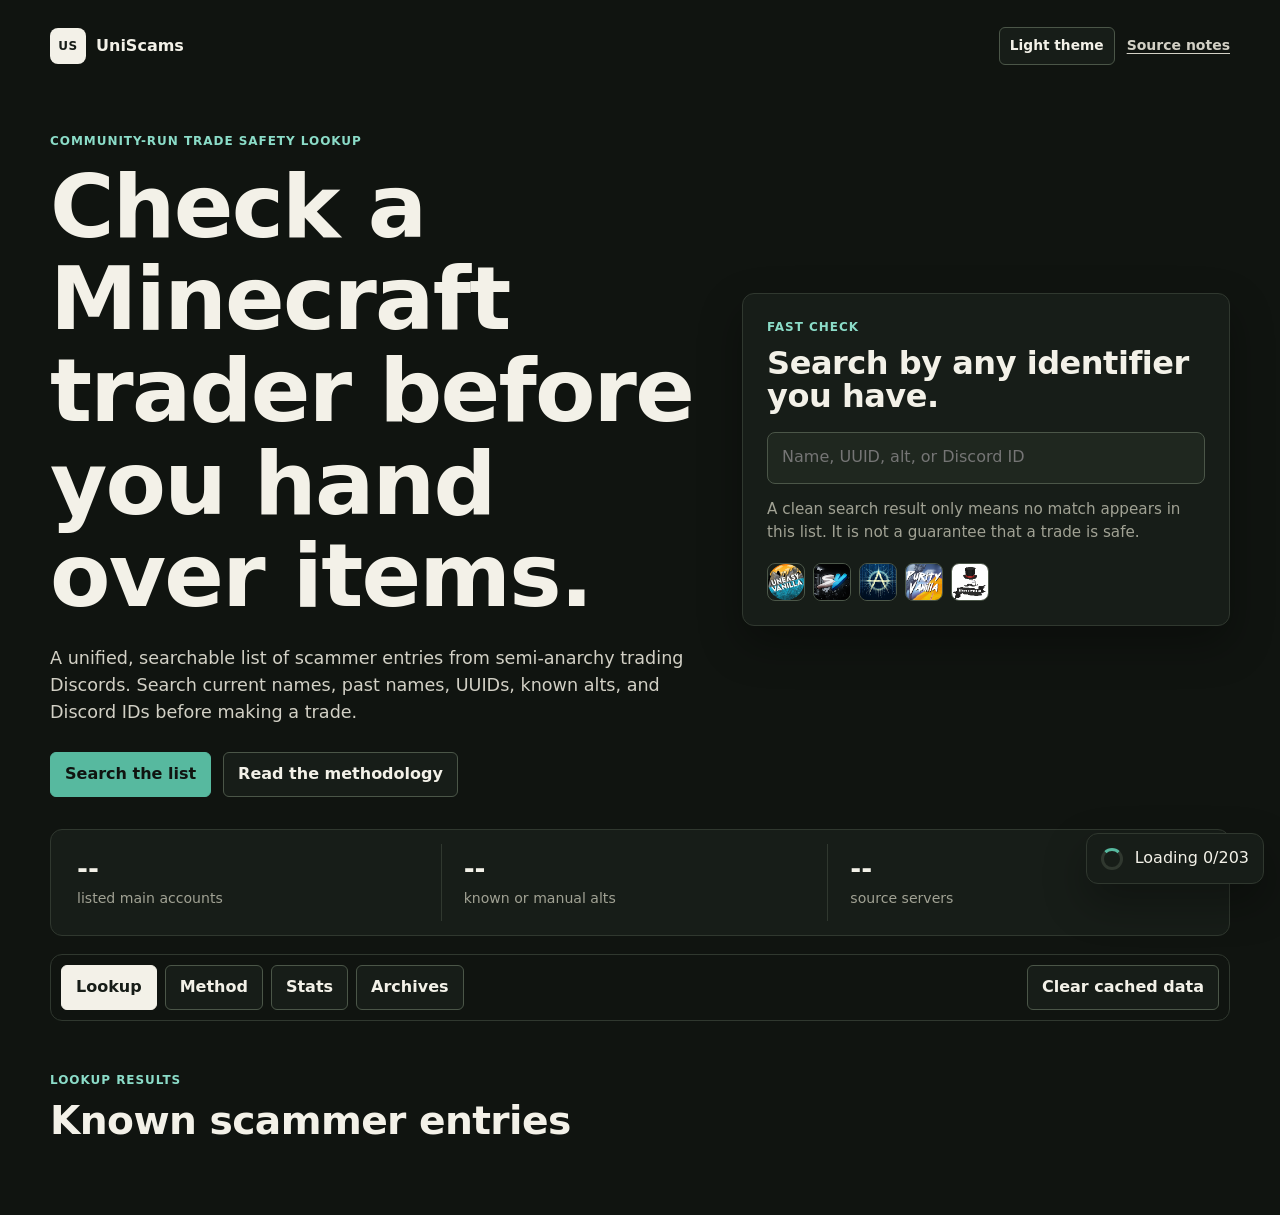
<file: index.html>
<!DOCTYPE html>
<html lang="en" data-theme="dark">
<head>
<meta charset="UTF-8">
<meta name="viewport" content="width=device-width, initial-scale=1">
<title>Unified Semi-Anarchy Scammer List</title>
<link rel="stylesheet" href="style.css">
</head>

<body>
<a class="skip-link" href="#player-search">Skip to search</a>

<header class="site-header">
    <div class="masthead">
        <div class="brand-lockup" aria-label="Unified Semi-Anarchy Scammer List">
            <span class="brand-mark" aria-hidden="true">US</span>
            <span class="brand-name">UniScams</span>
        </div>
        <div class="header-actions">
            <button id="theme-toggle" class="theme-toggle" type="button" aria-label="Switch to light theme">Light theme</button>
            <a class="header-link" href="EXTRASOURCES.md" target="_blank" rel="noopener">Source notes</a>
        </div>
    </div>

    <section class="hero" aria-labelledby="hero-title">
        <div class="hero-copy">
            <p class="eyebrow">Community-run trade safety lookup</p>
            <h1 id="hero-title">Check a Minecraft trader before you hand over items.</h1>
            <p class="hero-lede">
                A unified, searchable list of scammer entries from semi-anarchy trading Discords. Search current names, past names, UUIDs, known alts, and Discord IDs before making a trade.
            </p>
            <div class="hero-actions" aria-label="Primary actions">
                <a class="primary-action" href="#player-search">Search the list</a>
                <a class="secondary-action" href="#tab-faq" data-tab-link="faq">Read the methodology</a>
            </div>
        </div>

        <aside class="lookup-panel" aria-labelledby="lookup-title">
            <div class="panel-kicker">Fast check</div>
            <h2 id="lookup-title">Search by any identifier you have.</h2>
            <div class="search-container">
                <label class="visually-hidden" for="player-search">Search names, alts, UUIDs, or Discord accounts</label>
                <input type="search" id="player-search" aria-label="Search names, alts, UUIDs, or Discord accounts" placeholder="Name, UUID, alt, or Discord ID" autocomplete="off">
                <button id="copy-search-btn" class="link-copy" hidden type="button" title="Copy shareable link for this search">Copy search link</button>
            </div>
            <p class="lookup-note">
                A clean search result only means no match appears in this list. It is not a guarantee that a trade is safe.
            </p>
            <div class="server-strip" aria-label="Covered source communities">
                <img src="unez.png" width="38" height="38" alt="Uneasy Vanilla source badge">
                <img src="sv.png" width="38" height="38" alt="Simply Vanilla source badge">
                <img src="axn.png" width="38" height="38" alt="Anarchy Network source badge">
                <img src="pv.png" width="38" height="38" alt="Purity Vanilla source badge">
                <img src="rv.png" width="38" height="38" alt="Refined Vanilla source badge">
            </div>
        </aside>
    </section>

    <section class="trust-strip" aria-label="List coverage">
        <div>
            <span class="metric" id="summary-mains">--</span>
            <span class="metric-label">listed main accounts</span>
        </div>
        <div>
            <span class="metric" id="summary-alts">--</span>
            <span class="metric-label">known or manual alts</span>
        </div>
        <div>
            <span class="metric" id="summary-servers">--</span>
            <span class="metric-label">source servers</span>
        </div>
    </section>
</header>

<main>
    <nav class="tabs" aria-label="UniScams sections" role="tablist">
        <button id="tab-btn-list" class="tab-btn active" type="button" role="tab" data-tab="list" aria-controls="tab-list" aria-selected="true">Lookup</button>
        <button id="tab-btn-faq" class="tab-btn" type="button" role="tab" data-tab="faq" aria-controls="tab-faq" aria-selected="false">Method</button>
        <button id="tab-btn-stats" class="tab-btn" type="button" role="tab" data-tab="stats" aria-controls="tab-stats" aria-selected="false">Stats</button>
        <button id="tab-btn-archives" class="tab-btn" type="button" role="tab" data-tab="archives" aria-controls="tab-archives" aria-selected="false">Archives</button>
        <button id="clear-cache-btn" class="clear-btn" type="button">Clear cached data</button>
    </nav>

    <section id="tab-list" class="tab-content active" role="tabpanel" aria-labelledby="tab-btn-list" aria-hidden="false">
        <div class="section-header">
            <div>
                <p class="eyebrow">Lookup results</p>
                <h2>Known scammer entries</h2>
            </div>
            <div id="player-count" class="count-line" aria-live="polite"></div>
        </div>
        <div id="players" aria-live="polite"></div>
        <div id="no-results" class="empty-state" hidden>
            <strong>No matching entry found.</strong>
            <span>Try a current name, older username, UUID, alt, or Discord ID. Absence from this list is not a safety guarantee.</span>
        </div>
    </section>

    <section id="tab-faq" class="tab-content" role="tabpanel" aria-labelledby="tab-btn-faq" aria-hidden="true">
        <div class="section-header">
            <div>
                <p class="eyebrow">Before you trade</p>
                <h2>How to use this list responsibly</h2>
            </div>
        </div>

        <div class="guidance-grid">
            <article class="guidance-card">
                <span class="card-label">01</span>
                <h3>Search every identity</h3>
                <p>Check the Minecraft name, any older names you know, UUIDs, alts, and Discord accounts. Scammers can change names; UUIDs do not change.</p>
            </article>
            <article class="guidance-card">
                <span class="card-label">02</span>
                <h3>Open the details</h3>
                <p>Use username history, alt sections, Discord accounts, and server badges to understand why a person appears here.</p>
            </article>
            <article class="guidance-card">
                <span class="card-label">03</span>
                <h3>Resolve disputes at the source</h3>
                <p>This site does not decide whether someone scammed. Handle removals, appeals, and new reports through the relevant trading Discord moderators.</p>
            </article>
        </div>

        <div class="split-section">
            <section class="info-panel" aria-labelledby="warning-signs-title">
                <h3 id="warning-signs-title">Common warning signs</h3>
                <ul class="check-list">
                    <li>They recently changed names or ask you to ignore an older alias.</li>
                    <li>Their Discord identity does not match the Minecraft account you expected.</li>
                    <li>They push for an off-channel trade or refuse the server's usual process.</li>
                    <li>They use an account that appears as an alt or ambiguous entry.</li>
                </ul>
            </section>

            <section class="info-panel" aria-labelledby="targeted-title">
                <h3 id="targeted-title">If a match appears</h3>
                <ol class="step-list">
                    <li>Do not continue the trade until you understand the entry.</li>
                    <li>Open the source server badge when available and review the original context.</li>
                    <li>Ask the relevant trading Discord moderators how they want reports or appeals handled.</li>
                    <li>Save names, UUIDs, Discord IDs, screenshots, and timestamps before leaving the conversation.</li>
                </ol>
            </section>
        </div>

        <details class="section">
            <summary>What is this list?</summary>
            <div class="detail-copy">
                This is a unified list of scammers listed on semi-anarchy servers. The original lists are static, while players can change usernames. This page stores confirmed Minecraft UUIDs where possible and resolves current usernames so a trader can search the person in front of them right now.
            </div>
        </details>

        <details class="section">
            <summary>Where are the original scammer lists?</summary>
            <div class="detail-copy">
                Each server has its own trading Discord and its own scammer list. Join the relevant Discord to check the source material or report through that community's process.
                <ul>
                    <li><a href="https://Discord.gg/m5fGuqHyeb" target="_blank" rel="noopener">Refined Vanilla</a></li>
                    <li><a href="https://Discord.gg/g5YJ2f69sZ" target="_blank" rel="noopener">Simply Vanilla</a></li>
                    <li><a href="https://Discord.gg/XrvxpVv9KU" target="_blank" rel="noopener">Uneasy Vanilla</a></li>
                    <li><a href="https://Discord.gg/KrkxKmG24" target="_blank" rel="noopener">Purity Vanilla</a></li>
                    <li><a href="https://Discord.gg/SeawAYDTGy" target="_blank" rel="noopener">Anarchy Network</a></li>
                </ul>
                The Archives tab also provides downloadable snapshots where archive files are available.
            </div>
        </details>

        <details class="section">
            <summary>How do you know someone actually scammed?</summary>
            <div class="detail-copy">
                This list is not meant to adjudicate scammer status. It records entries from existing server scammer lists and presents current usernames, username history, alts, and Discord identifiers in one searchable place. If you believe an entry is wrong, resolve it with the relevant trading Discord moderators.
            </div>
        </details>

        <details class="section">
            <summary>How can a UUID be confirmed?</summary>
            <div class="detail-copy">
                Name history tools such as <a href="https://namemc.com/" target="_blank" rel="noopener">NameMC</a>, chat bridge history, and ForestBot data can connect a listed username to a Minecraft UUID. When multiple UUIDs used the same name and the source was not clear enough, this site may leave an entry unlinked instead of attaching the wrong person.
            </div>
        </details>

        <details class="section">
            <summary>Why are some entries usernames without UUIDs?</summary>
            <div class="detail-copy">
                Some source lists do not include enough context to connect a name to one specific UUID. Those entries are shown as unlinked or ambiguous so the warning remains visible without pretending the identity is certain.
            </div>
        </details>

        <details class="section">
            <summary>Why can username history be incomplete?</summary>
            <div class="detail-copy">
                Mojang no longer exposes the same public username history API, and third-party records differ. Current username resolution is the most important signal, but older names may be missing from some profiles.
            </div>
        </details>

        <details class="section">
            <summary>Is Discord account information live?</summary>
            <div class="detail-copy">
                The page attempts to resolve Discord User IDs through a live API. If that fails, it uses the bundled <code>discord.json</code> fallback generated from the page data. Discord profile links still point to the current account for that ID.
            </div>
        </details>

        <details class="section">
            <summary>Why can loading take time?</summary>
            <div class="detail-copy">
                The first load fetches live Minecraft and Discord data. Results are cached in your browser for a few hours, so repeat visits should be faster unless you clear cached data.
            </div>
        </details>

        <section class="report-panel" aria-labelledby="report-title">
            <div>
                <p class="eyebrow">Report or appeal</p>
                <h3 id="report-title">Use the source community process.</h3>
                <p>This site aggregates data. New scam reports, disputed entries, and removals should go through the moderators of the trading Discord that owns the original list.</p>
            </div>
            <a class="secondary-action" href="#tab-archives" data-tab-link="archives">Open archives</a>
        </section>
    </section>

    <section id="tab-stats" class="tab-content" role="tabpanel" aria-labelledby="tab-btn-stats" aria-hidden="true">
        <div class="section-header">
            <div>
                <p class="eyebrow">Data view</p>
                <h2>List stats</h2>
            </div>
        </div>

        <div class="stats-grid">
            <section class="player">
                <h3>List totals</h3>
                <div id="statsText"></div>
            </section>

            <section class="player">
                <h3>Account stats</h3>
                <div id="statsBars"></div>
            </section>

            <section class="player">
                <h3>Username changes</h3>
                <p class="caption">Assumes unlinked usernames have 0 username changes.</p>
                <div id="usernameBars"></div>
            </section>

            <section class="player">
                <h3>Alt stats</h3>
                <div id="altBars"></div>
            </section>

            <section class="player stats-wide">
                <h3>Server distribution</h3>
                <div id="serverBars"></div>
            </section>
        </div>
    </section>

    <section id="tab-archives" class="tab-content" role="tabpanel" aria-labelledby="tab-btn-archives" aria-hidden="true">
        <div class="section-header">
            <div>
                <p class="eyebrow">Source snapshots</p>
                <h2>Scammer list archives</h2>
                <p class="section-lede">Download server list snapshots as ZIP files with readable HTML and JSON where available.</p>
            </div>
        </div>
        <div id="archive-grid" class="archive-grid"></div>
    </section>
</main>

<div id="loading-screen" role="status" aria-live="polite">
    <div class="loader-box">
        <div class="spinner" aria-hidden="true"></div>
        <div id="loading-text">Loading player data...</div>
    </div>
</div>

<script src="api.js"></script>
<script src="ui.js"></script>
<script src="graphs.js"></script>
<script src="app.js"></script>

<script>
function switchTab(tab) {
    const tabs = {
        list: document.getElementById("tab-list"),
        faq: document.getElementById("tab-faq"),
        stats: document.getElementById("tab-stats"),
        archives: document.getElementById("tab-archives")
    };

    const buttons = document.querySelectorAll(".tab-btn");

    buttons.forEach(button => {
        const isActive = button.dataset.tab === tab;
        button.classList.toggle("active", isActive);
        button.setAttribute("aria-selected", String(isActive));
    });

    Object.entries(tabs).forEach(([key, panel]) => {
        const isActive = key === tab;
        panel.classList.toggle("active", isActive);
        panel.setAttribute("aria-hidden", String(!isActive));
    });

    if (tab === "archives") {
        renderArchives();
    }
}

document.querySelectorAll(".tab-btn").forEach(button => {
    button.addEventListener("click", () => switchTab(button.dataset.tab));
});

document.querySelectorAll("[data-tab-link]").forEach(link => {
    link.addEventListener("click", () => {
        switchTab(link.dataset.tabLink);
    });
});
</script>

</body>
</html>
</file>
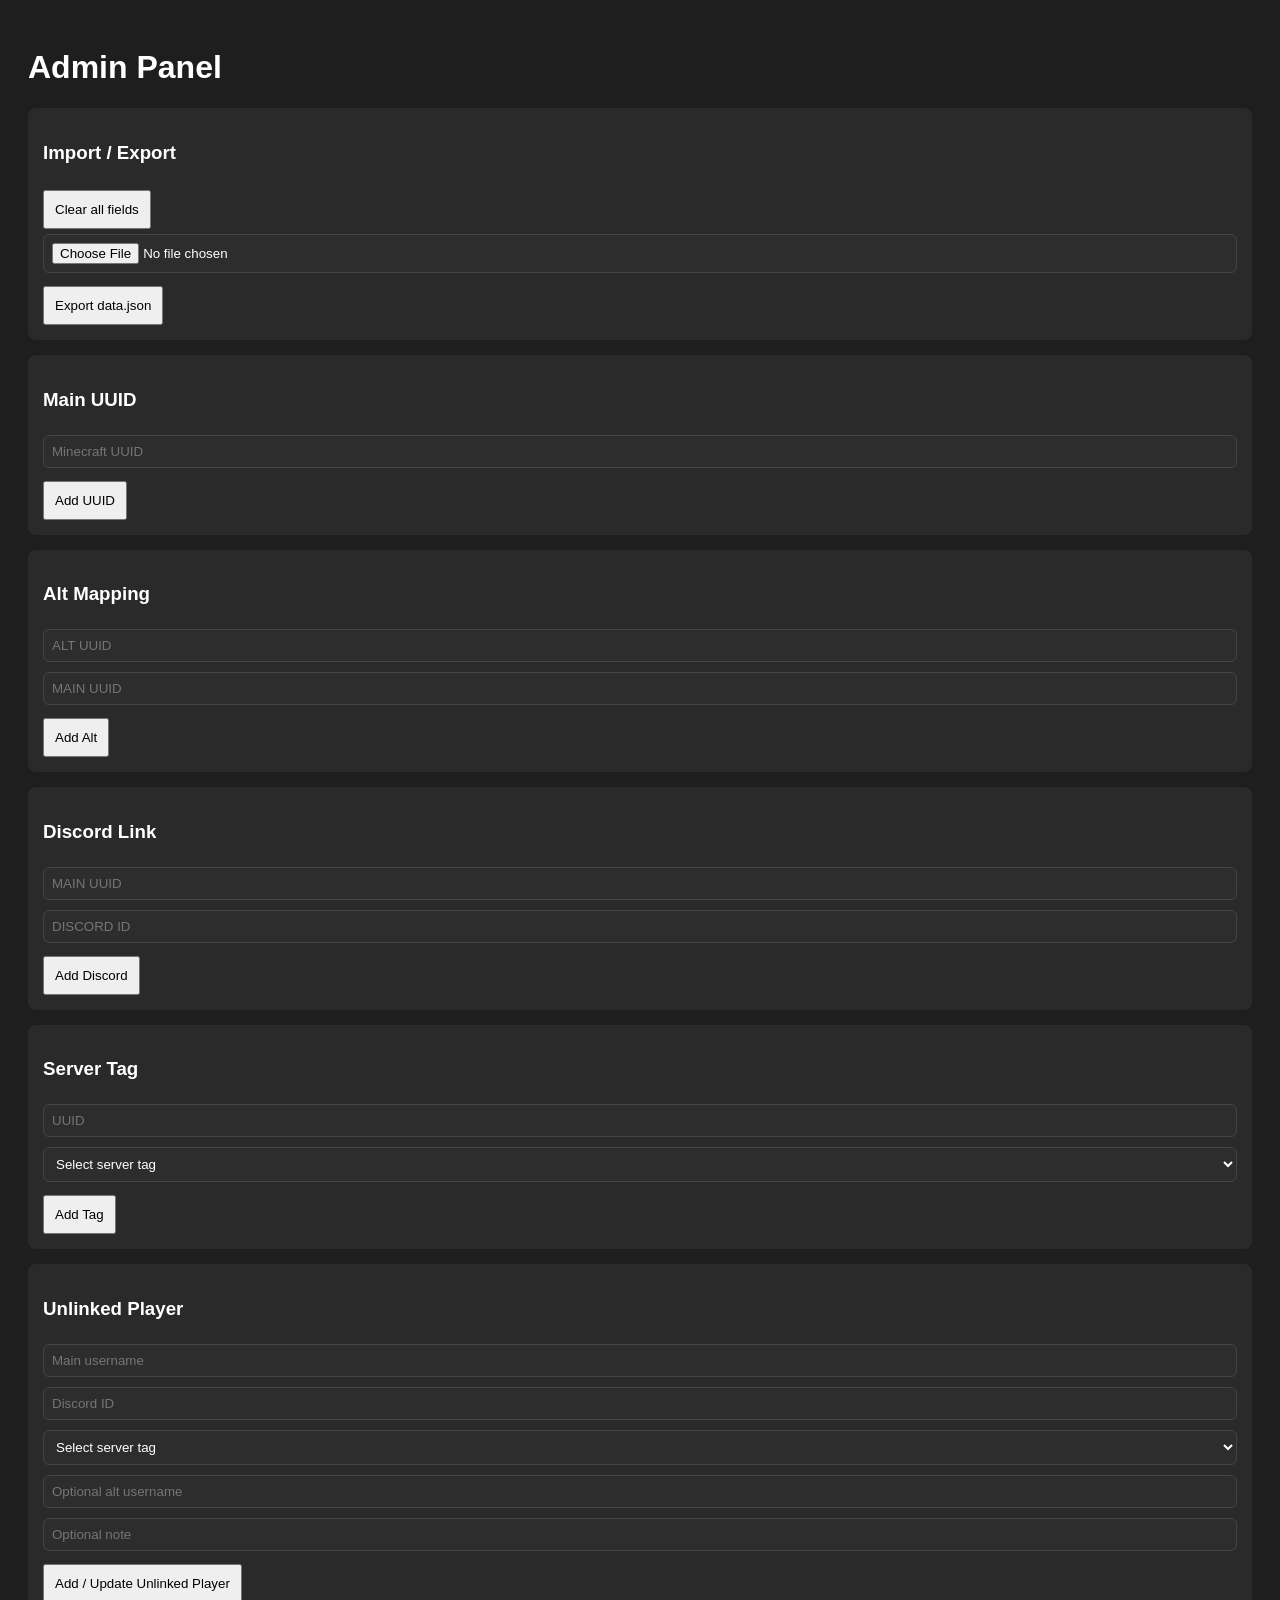
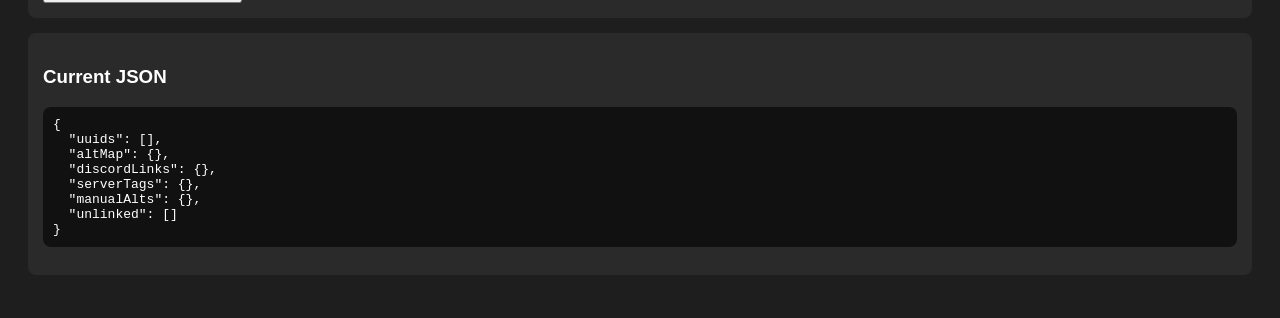
<file: tools/admin.html>
<!DOCTYPE html>
<html>
<head>
<meta charset="UTF-8">
<title>Scammer List Admin</title>

<style>
body {
    font-family: Arial;
    background: #1e1e1e;
    color: white;
    padding: 20px;
}

input, select {
    width: 100%;
    padding: 8px;
    margin: 5px 0;
    background: #2d2d2d;
    color: white;
    border: 1px solid #444;
    border-radius: 6px;
    box-sizing: border-box;
}

button {
    padding: 10px;
    margin-top: 8px;
    cursor: pointer;
}

.section {
    background: #2a2a2a;
    padding: 15px;
    margin-bottom: 15px;
    border-radius: 8px;
}

pre {
    background: #111;
    padding: 10px;
    border-radius: 8px;
    max-height: 300px;
    overflow: auto;
}
</style>
</head>

<body>

<h1>Admin Panel</h1>

<form autocomplete="off">

<div class="section">
    <h3>Import / Export</h3>

    <button type="button" onclick="clearFields()">
        Clear all fields
    </button>

    <input type="file"
        id="fileInput"
        accept=".json"
        autocomplete="off"
        spellcheck="false">

    <button type="button" onclick="downloadJSON()">
        Export data.json
    </button>
</div>

<div class="section">
    <h3>Main UUID</h3>

    <input id="uuidInput"
        placeholder="Minecraft UUID"
        autocomplete="off"
        spellcheck="false"
        autocapitalize="none">

    <button type="button" onclick="addUUID()">
        Add UUID
    </button>
</div>

<div class="section">
    <h3>Alt Mapping</h3>

    <input id="altChild"
        placeholder="ALT UUID"
        autocomplete="off"
        spellcheck="false"
        autocapitalize="none">

    <input id="altParent"
        placeholder="MAIN UUID"
        autocomplete="off"
        spellcheck="false"
        autocapitalize="none">

    <button type="button" onclick="addAlt()">
        Add Alt
    </button>
</div>

<div class="section">
    <h3>Discord Link</h3>

    <input id="discUser"
        placeholder="MAIN UUID"
        autocomplete="off"
        spellcheck="false"
        autocapitalize="none">

    <input id="discId"
        placeholder="DISCORD ID"
        autocomplete="off"
        spellcheck="false"
        autocapitalize="none">

    <button type="button" onclick="addDiscord()">
        Add Discord
    </button>
</div>

<div class="section">
    <h3>Server Tag</h3>

    <input id="tagUser"
        placeholder="UUID"
        autocomplete="off"
        spellcheck="false"
        autocapitalize="none">

    <select id="tagSelect">
        <option value="">Select server tag</option>
        <option value="unez">Unez Vanilla</option>
        <option value="sv">Simply Vanilla</option>
        <option value="axn">Anarchy Network</option>
        <option value="pv">Purity Vanilla</option>
        <option value="rv">Refined Vanilla</option>
    </select>

    <button type="button" onclick="addTag()">
        Add Tag
    </button>
</div>

<div class="section">
    <h3>Unlinked Player</h3>

    <input id="unlinkedName"
        placeholder="Main username"
        autocomplete="off"
        spellcheck="false"
        autocapitalize="none">

    <input id="unlinkedDiscord"
        placeholder="Discord ID"
        autocomplete="off"
        spellcheck="false"
        autocapitalize="none">

    <select id="unlinkedTagSelect">
        <option value="">Select server tag</option>
        <option value="unez">Unez Vanilla</option>
        <option value="sv">Simply Vanilla</option>
        <option value="axn">Anarchy Network</option>
        <option value="pv">Purity Vanilla</option>
        <option value="rv">Refined Vanilla</option>
    </select>

    <input id="unlinkedAltName"
        placeholder="Optional alt username"
        autocomplete="off"
        spellcheck="false"
        autocapitalize="none">

    <input id="unlinkedNote"
        placeholder="Optional note"
        autocomplete="off"
        spellcheck="false">

    <button type="button" onclick="addUnlinked()">
        Add / Update Unlinked Player
    </button>
</div>

<div class="section">
    <h3>Current JSON</h3>
    <pre id="preview"></pre>
</div>

</form>

<script>
let data = {
    uuids: [],
    altMap: {},
    discordLinks: {},
    serverTags: {},
    manualAlts: {},
    unlinked: []
};

// shared main UUID state
let currentMainUUID = "";

// ---------------------
// LIVE MAIN UUID SYNC
// ---------------------
const uuidInput = document.getElementById("uuidInput");

uuidInput.addEventListener("input", (e) => {
    currentMainUUID = e.target.value.trim();

    document.getElementById("altParent").value = currentMainUUID;
    document.getElementById("discUser").value = currentMainUUID;
    document.getElementById("tagUser").value = currentMainUUID;
});

// ---------------------
function refresh() {
    document.getElementById("preview").textContent =
        JSON.stringify(data, null, 2);
}

// =====================
// IMPORT JSON
// =====================
document.getElementById("fileInput").addEventListener("change", (event) => {
    const file = event.target.files[0];

    if (!file) return;

    const reader = new FileReader();

    reader.onload = (e) => {
        try {
            data = JSON.parse(e.target.result);

            data.uuids ||= [];
            data.altMap ||= {};
            data.discordLinks ||= {};
            data.serverTags ||= {};
            data.manualAlts ||= {};
            data.unlinked ||= [];

            refresh();

            alert("Imported successfully");

        } catch (err) {
            alert("Invalid JSON file");
        }
    };

    reader.readAsText(file);
});

// =====================
// MAIN UUID
// =====================
function addUUID() {
    const v = uuidInput.value.trim();

    if (!v) return;

    currentMainUUID = v;

    if (!data.uuids.includes(v)) {
        data.uuids.push(v);
    }

    refresh();
}

// =====================
// ALT MAP
// =====================
function addAlt() {
    const child =
        document.getElementById("altChild").value.trim();

    const parent =
        document.getElementById("altParent").value.trim();

    if (!child || !parent) return;

    data.altMap[child] = parent;

    refresh();
}

// =====================
// DISCORD LINKS
// =====================
function addDiscord() {
    const uuid =
        document.getElementById("discUser").value.trim();

    const id =
        document.getElementById("discId").value.trim();

    if (!uuid || !id) return;

    if (!data.discordLinks[uuid]) {
        data.discordLinks[uuid] = [];
    }

    if (!data.discordLinks[uuid].includes(id)) {
        data.discordLinks[uuid].push(id);
    }

    refresh();
}

// =====================
// SERVER TAG CONFIG
// =====================
const tagConfig = {
    unez: {
        img: "unez.png",
        link: "https://discord.com/channels/1205807807862014002/1321524616262324277"
    },

    sv: {
        img: "sv.png",
        link: "https://discord.com/channels/773968029494935593/994485463186411550"
    },

    axn: {
        img: "axn.png",
        link: "https://discord.com/channels/1346555860033343570/1346562984385970176"
    },

    pv: {
        img: "pv.png",
        link: "https://discord.com/channels/854063411976732712/1493016959820894280"
    },

    rv: {
        img: "rv.png",
        link: "https://discord.com/channels/1400391816603504660/1400402121945383002"
    }
};

// =====================
// SERVER TAGS
// =====================
function addTag() {
    const uuid =
        document.getElementById("tagUser").value.trim();

    const key =
        document.getElementById("tagSelect").value;

    if (!uuid || !key) return;

    const tag = tagConfig[key];

    if (!tag) return;

    data.serverTags[uuid] = {
        img: tag.img,
        link: tag.link
    };

    refresh();
}

// =====================
// UNLINKED PLAYERS
// =====================
function addUnlinked() {
    const name =
        document.getElementById("unlinkedName").value.trim();

    const discordId =
        document.getElementById("unlinkedDiscord").value.trim();

    const key =
        document.getElementById("unlinkedTagSelect").value;

    const alt =
        document.getElementById("unlinkedAltName").value.trim();

    const note =
        document.getElementById("unlinkedNote").value.trim();

    if (!name) return;

    // find existing player
    let existing =
        data.unlinked.find(
            x => x.name.toLowerCase() === name.toLowerCase()
        );

    // create if missing
    if (!existing) {
        existing = {
            name: name,
            discordLinks: [],
            alts: []
        };

        data.unlinked.push(existing);
    }

    // discord links
    if (discordId) {
        if (!existing.discordLinks.includes(discordId)) {
            existing.discordLinks.push(discordId);
        }
    }

    // server tag
	if (key && tagConfig[key]) {
    existing.tags = [
        {
            img: tagConfig[key].img,
            link: tagConfig[key].link
        }
    ];
}

    // note
    if (note) {
        existing.note = note;
    }

    // alts
    if (alt) {
        const altExists =
            existing.alts.some(
                a => a.name.toLowerCase() === alt.toLowerCase()
            );

        if (!altExists) {
            existing.alts.push({
                name: alt
            });
        }
    }

    refresh();
}

// =====================
// EXPORT JSON
// =====================
function downloadJSON() {
    const blob = new Blob(
        [JSON.stringify(data, null, 2)],
        { type: "application/json" }
    );

    const a = document.createElement("a");

    a.href = URL.createObjectURL(blob);
    a.download = "data.json";

    a.click();

    URL.revokeObjectURL(a.href);
}

// =====================
// CLEAR FORM
// =====================
function clearFields() {

    // clear normal inputs
    document.querySelectorAll("input").forEach(i => {

        if (i.type === "file") return;

        // preserve unlinked note
        if (i.id === "unlinkedNote") return;

        i.value = "";
    });

    // clear selects EXCEPT unlinked server tag
    document.querySelectorAll("select").forEach(sel => {

        if (sel.id === "unlinkedTagSelect") return;

        sel.selectedIndex = 0;
    });

    currentMainUUID = "";

    refresh();
}
refresh();
</script>

</body>
</html>
</file>
<file: style.css>
:root {
    color-scheme: dark;
    --canvas: #101410;
    --surface: #171d18;
    --surface-strong: #1f271f;
    --ink: #f3f1e8;
    --body: #d2d0c5;
    --muted: #a1a294;
    --line: #30382f;
    --line-strong: #4b5648;
    --accent: #57b99f;
    --accent-strong: #8bdcc8;
    --accent-soft: #183429;
    --warn: #e3a84f;
    --warn-soft: #3b2a13;
    --danger: #e48172;
    --danger-soft: #3c211d;
    --shadow: 0 18px 44px rgba(0, 0, 0, 0.32);
    --z-sticky: 20;
    --z-toast: 50;
    --z-modal: 60;
    --z-skip: 70;
    --radius-sm: 6px;
    --radius-md: 8px;
    --radius-lg: 12px;
    --max-page: 1180px;
}

[data-theme="light"] {
    color-scheme: light;
    --canvas: #f6f3ed;
    --surface: #fffdf8;
    --surface-strong: #ffffff;
    --ink: #1f2520;
    --body: #43483f;
    --muted: #6f746b;
    --line: #ddd6c9;
    --line-strong: #c8beae;
    --accent: #176b5b;
    --accent-strong: #0f4f43;
    --accent-soft: #dcebe5;
    --warn: #a15c00;
    --warn-soft: #fff0d9;
    --danger: #b43d31;
    --danger-soft: #f8e4df;
    --shadow: 0 18px 44px rgba(58, 45, 28, 0.09);
}

* {
    box-sizing: border-box;
}

html {
    scroll-behavior: smooth;
}

body {
    margin: 0;
    background: var(--canvas);
    color: var(--ink);
    font-family: ui-sans-serif, system-ui, -apple-system, BlinkMacSystemFont, "Segoe UI", sans-serif;
    font-size: 16px;
    line-height: 1.55;
}

a {
    color: var(--accent-strong);
    text-decoration-thickness: 1px;
    text-underline-offset: 3px;
}

button,
input {
    font: inherit;
}

button {
    cursor: pointer;
}

:focus-visible {
    outline: 3px solid rgba(23, 107, 91, 0.45);
    outline-offset: 3px;
}

.skip-link {
    position: absolute;
    left: 16px;
    top: 12px;
    z-index: var(--z-skip);
    transform: translateY(-140%);
    background: var(--ink);
    color: var(--surface);
    padding: 8px 12px;
    border-radius: var(--radius-sm);
}

.skip-link:focus {
    transform: translateY(0);
}

.visually-hidden {
    position: absolute;
    width: 1px;
    height: 1px;
    padding: 0;
    margin: -1px;
    overflow: hidden;
    clip: rect(0, 0, 0, 0);
    white-space: nowrap;
    border: 0;
}

.site-header,
main {
    width: min(var(--max-page), calc(100% - 32px));
    margin: 0 auto;
}

.site-header {
    padding: 18px 0 0;
}

.masthead {
    min-height: 56px;
    display: flex;
    align-items: center;
    justify-content: space-between;
    gap: 16px;
}

.header-actions {
    display: inline-flex;
    align-items: center;
    gap: 12px;
}

.brand-lockup {
    display: inline-flex;
    align-items: center;
    gap: 10px;
    min-width: 0;
    color: var(--ink);
    font-weight: 750;
}

.brand-mark {
    display: inline-flex;
    width: 36px;
    height: 36px;
    align-items: center;
    justify-content: center;
    border-radius: var(--radius-md);
    background: var(--ink);
    color: var(--surface);
    font-size: 12px;
    letter-spacing: 0.04em;
}

.brand-name,
.header-link,
.primary-action,
.secondary-action,
.tab-btn,
.clear-btn,
.link-copy {
    white-space: nowrap;
}

.header-link {
    color: var(--body);
    font-size: 14px;
    font-weight: 650;
}

.theme-toggle {
    min-height: 36px;
    padding: 7px 10px;
    border: 1px solid var(--line-strong);
    border-radius: var(--radius-sm);
    background: var(--surface);
    color: var(--ink);
    font-size: 0.86rem;
    font-weight: 750;
    white-space: nowrap;
}

.theme-toggle:hover {
    border-color: var(--accent);
}

.hero {
    display: grid;
    grid-template-columns: minmax(0, 1.15fr) minmax(320px, 0.85fr);
    gap: 32px;
    align-items: stretch;
    padding: 40px 0 24px;
}

.hero-copy {
    min-width: 0;
    padding: 18px 0 8px;
}

.eyebrow,
.panel-kicker,
.card-label {
    margin: 0 0 10px;
    color: var(--accent-strong);
    font-size: 12px;
    font-weight: 800;
    letter-spacing: 0.08em;
    text-transform: uppercase;
}

h1,
h2,
h3 {
    margin: 0;
    color: var(--ink);
    line-height: 1.05;
}

h1 {
    max-width: 760px;
    font-size: clamp(2.4rem, 7vw, 5.5rem);
    letter-spacing: -0.02em;
}

h2 {
    font-size: clamp(1.6rem, 4vw, 2.45rem);
    letter-spacing: -0.015em;
}

h3 {
    font-size: 1.1rem;
    letter-spacing: -0.005em;
}

.hero-lede,
.section-lede {
    max-width: 66ch;
    color: var(--body);
}

.hero-lede {
    margin: 22px 0 0;
    font-size: 1.1rem;
}

.hero-actions {
    display: flex;
    flex-wrap: wrap;
    gap: 12px;
    margin-top: 26px;
}

.primary-action,
.secondary-action,
.clear-btn,
.link-copy,
.tab-btn {
    min-height: 42px;
    display: inline-flex;
    align-items: center;
    justify-content: center;
    border-radius: var(--radius-sm);
    border: 1px solid var(--line-strong);
    padding: 9px 14px;
    font-weight: 750;
    text-decoration: none;
    transition: background 160ms ease, border-color 160ms ease, color 160ms ease, transform 160ms ease;
}

.primary-action {
    background: var(--accent);
    border-color: var(--accent);
    color: var(--canvas);
}

.secondary-action,
.clear-btn,
.link-copy,
.tab-btn {
    background: var(--surface);
    color: var(--ink);
}

.primary-action:hover,
.secondary-action:hover,
.clear-btn:hover,
.link-copy:hover,
.tab-btn:hover {
    transform: translateY(-1px);
}

.primary-action:hover {
    background: var(--accent-strong);
}

.lookup-panel,
.player,
.info-panel,
.guidance-card,
.report-panel,
.archive-card {
    background: var(--surface);
    border: 1px solid var(--line);
    border-radius: var(--radius-lg);
    box-shadow: var(--shadow);
}

.lookup-panel {
    padding: 24px;
    align-self: center;
}

.lookup-panel h2 {
    font-size: clamp(1.45rem, 3vw, 2rem);
}

.lookup-note,
.caption,
.count-line,
.uuid {
    color: var(--muted);
}

.lookup-note {
    margin: 14px 0 0;
    font-size: 0.95rem;
}

.search-container {
    margin-top: 18px;
}

#player-search {
    width: 100%;
    min-height: 52px;
    padding: 0 14px;
    background: var(--surface-strong);
    color: var(--ink);
    border: 1px solid var(--line-strong);
    border-radius: var(--radius-md);
    font-size: 1rem;
    box-shadow: inset 0 1px 0 rgba(31, 37, 32, 0.04);
    transition: border-color 160ms ease, box-shadow 160ms ease;
}

#player-search:focus {
    border-color: var(--accent);
    box-shadow: 0 0 0 4px rgba(23, 107, 91, 0.12);
}

.link-copy {
    width: 100%;
    margin-top: 8px;
}

.link-copy[hidden],
.empty-state[hidden] {
    display: none;
}

.server-strip {
    display: flex;
    flex-wrap: wrap;
    gap: 8px;
    margin-top: 18px;
}

.server-strip img {
    width: 38px;
    height: 38px;
    border-radius: var(--radius-md);
    border: 1px solid var(--line-strong);
    object-fit: cover;
}

.trust-strip {
    display: grid;
    grid-template-columns: repeat(3, 1fr);
    gap: 10px;
    padding: 14px;
    margin-bottom: 18px;
    border: 1px solid var(--line);
    border-radius: var(--radius-lg);
    background: var(--surface);
}

.trust-strip > div {
    padding: 12px;
    border-right: 1px solid var(--line);
}

.trust-strip > div:last-child {
    border-right: 0;
}

.metric {
    display: block;
    font-variant-numeric: tabular-nums;
    font-size: 1.65rem;
    font-weight: 800;
    line-height: 1;
}

.metric-label {
    display: block;
    margin-top: 5px;
    color: var(--muted);
    font-size: 0.88rem;
}

.tabs {
    position: sticky;
    top: 0;
    z-index: var(--z-sticky);
    display: flex;
    align-items: center;
    gap: 8px;
    margin: 0 0 18px;
    padding: 10px;
    background: var(--canvas);
    border: 1px solid var(--line);
    border-radius: var(--radius-lg);
}

.clear-btn {
    margin-left: auto;
}

.tab-btn.active {
    background: var(--ink);
    border-color: var(--ink);
    color: var(--surface);
}

.tab-content {
    display: none;
    padding: 12px 0 56px;
}

.tab-content.active {
    display: block;
}

.section-header {
    display: flex;
    align-items: end;
    justify-content: space-between;
    gap: 24px;
    margin: 20px 0 18px;
}

.count-line {
    max-width: 36ch;
    text-align: right;
    font-size: 0.95rem;
}

#players {
    display: grid;
    grid-template-columns: repeat(2, minmax(0, 1fr));
    gap: 14px;
}

.player {
    padding: 16px;
}

.player-header {
    display: grid;
    grid-template-columns: auto minmax(0, 1fr) auto;
    gap: 14px;
    align-items: center;
}

.player-head,
.unknown-head {
    width: 56px;
    height: 56px;
    border-radius: var(--radius-md);
    border: 1px solid var(--line-strong);
    image-rendering: pixelated;
}

.unknown-head {
    display: flex;
    align-items: center;
    justify-content: center;
    background: var(--danger-soft);
    color: var(--danger);
    font-size: 1.4rem;
    font-weight: 850;
}

.player-title {
    min-width: 0;
}

.username {
    overflow-wrap: anywhere;
    font-size: 1.1rem;
    font-weight: 800;
    line-height: 1.25;
}

.uuid {
    overflow-wrap: anywhere;
    font-family: ui-monospace, SFMono-Regular, Menlo, Consolas, monospace;
    font-size: 0.76rem;
}

.section {
    margin-top: 12px;
    border: 1px solid var(--line);
    border-radius: var(--radius-md);
    background: var(--surface-strong);
}

.section summary {
    cursor: pointer;
    list-style-position: outside;
    padding: 11px 12px;
    color: var(--ink);
    font-weight: 750;
}

.section[open] summary {
    border-bottom: 1px solid var(--line);
}

.detail-copy,
.alt-entry {
    padding: 12px;
}

.detail-copy {
    color: var(--body);
}

.alt-entry {
    display: grid;
    gap: 8px;
}

.alt-row {
    display: flex;
    align-items: center;
    gap: 10px;
    min-width: 0;
}

.alt-row-between {
    justify-content: space-between;
}

.alt-head {
    width: 24px;
    height: 24px;
    border-radius: 3px;
    border: 1px solid var(--line);
    image-rendering: pixelated;
}

.discord-card {
    display: grid;
    grid-template-columns: auto minmax(0, 1fr);
    align-items: center;
    gap: 10px;
    padding: 10px;
    border: 1px solid var(--line);
    border-radius: var(--radius-md);
    background: var(--surface-strong);
}

.discord-avatar {
    width: 40px;
    height: 40px;
    border-radius: 50%;
    object-fit: cover;
    background-color: var(--line);
}

.discord-info {
    min-width: 0;
    display: grid;
    gap: 2px;
}

.discord-info a {
    overflow-wrap: anywhere;
    color: var(--ink);
    font-weight: 750;
    text-decoration: none;
}

.discord-info a:hover {
    text-decoration: underline;
}

.discord-id {
    color: var(--muted);
    font-family: ui-monospace, SFMono-Regular, Menlo, Consolas, monospace;
    font-size: 0.72rem;
}

.unlinked-badges {
    display: flex;
    flex-wrap: wrap;
    justify-content: flex-end;
    gap: 6px;
}

.server-badge-link,
.server-badge-static {
    display: inline-flex;
    align-items: center;
}

.server-badge {
    width: 36px;
    height: 36px;
    border-radius: var(--radius-md);
    object-fit: cover;
    border: 1px solid var(--line-strong);
}

.player.unlinked-profile {
    border-color: var(--danger);
    background: var(--danger-soft);
}

.player.failed-profile {
    opacity: 0.72;
    border-style: dashed;
}

.empty-state {
    margin-top: 16px;
    padding: 28px;
    text-align: center;
    border: 1px dashed var(--line-strong);
    border-radius: var(--radius-lg);
    background: var(--surface);
    color: var(--body);
}

.empty-state strong,
.empty-state span {
    display: block;
}

.empty-state span {
    margin-top: 6px;
}

.guidance-grid,
.split-section,
.stats-grid {
    display: grid;
    gap: 14px;
}

.guidance-grid {
    grid-template-columns: repeat(3, minmax(0, 1fr));
    margin-bottom: 18px;
}

.guidance-card,
.info-panel,
.report-panel {
    padding: 18px;
}

.guidance-card p,
.info-panel p,
.report-panel p {
    margin: 10px 0 0;
    color: var(--body);
}

.split-section {
    grid-template-columns: repeat(2, minmax(0, 1fr));
    margin: 18px 0;
}

.check-list,
.step-list {
    margin: 12px 0 0;
    padding-left: 22px;
    color: var(--body);
}

.check-list li,
.step-list li {
    margin-top: 8px;
}

.report-panel {
    display: flex;
    align-items: center;
    justify-content: space-between;
    gap: 18px;
    margin-top: 18px;
    background: var(--accent-soft);
    border-color: rgba(23, 107, 91, 0.24);
}

.stats-grid {
    grid-template-columns: repeat(2, minmax(0, 1fr));
}

.stats-wide {
    grid-column: 1 / -1;
}

.caption {
    margin-top: 8px;
    font-size: 0.9rem;
}

#tab-stats canvas {
    display: block;
    width: 100%;
    height: auto;
    margin-top: 10px;
    background: var(--surface-strong);
    border: 1px solid var(--line);
    border-radius: var(--radius-md);
    padding: 10px;
}

.archive-grid {
    display: grid;
    grid-template-columns: repeat(auto-fill, minmax(180px, 1fr));
    gap: 14px;
    margin-top: 14px;
}

.archive-card {
    padding: 18px;
    display: grid;
    justify-items: center;
    gap: 10px;
    text-align: center;
    transition: border-color 160ms ease, transform 160ms ease;
}

.archive-card:hover {
    transform: translateY(-1px);
    border-color: var(--accent);
}

.archive-card.archive-unavailable {
    opacity: 0.58;
    box-shadow: none;
}

.archive-server-img {
    width: 58px;
    height: 58px;
    border-radius: var(--radius-lg);
    object-fit: cover;
    border: 1px solid var(--line-strong);
}

.archive-label {
    font-size: 0.92rem;
    font-weight: 800;
    color: var(--ink);
}

.archive-dl-btn {
    display: inline-flex;
    align-items: center;
    justify-content: center;
    min-height: 36px;
    padding: 7px 12px;
    background: var(--accent);
    color: var(--canvas);
    border: 1px solid var(--accent);
    border-radius: var(--radius-sm);
    font-size: 0.85rem;
    font-weight: 750;
    text-decoration: none;
}

.archive-dl-btn:hover {
    background: var(--accent-strong);
}

.archive-na-badge {
    color: var(--muted);
    font-size: 0.82rem;
}

mark.search-highlight {
    background: #ffe08a;
    color: var(--ink);
    border-radius: 3px;
    padding: 0 2px;
}

#retry-banner {
    position: fixed;
    left: 50%;
    bottom: 20px;
    transform: translateX(-50%);
    z-index: var(--z-toast);
    max-width: calc(100% - 32px);
    padding: 10px 14px;
    border: 1px solid var(--line-strong);
    border-radius: var(--radius-md);
    background: var(--ink);
    color: var(--surface);
    box-shadow: var(--shadow);
    cursor: pointer;
}

#loading-screen {
    position: fixed;
    right: 16px;
    bottom: 16px;
    z-index: var(--z-modal);
    display: flex;
    align-items: center;
    justify-content: center;
    pointer-events: none;
    transition: opacity 220ms ease;
}

.loader-box {
    display: flex;
    align-items: center;
    gap: 12px;
    padding: 12px 14px;
    border: 1px solid var(--line);
    border-radius: var(--radius-lg);
    background: var(--surface);
    box-shadow: var(--shadow);
}

.spinner {
    width: 22px;
    height: 22px;
    border: 3px solid var(--line);
    border-top-color: var(--accent);
    border-radius: 50%;
    animation: spin 600ms linear infinite;
}

@keyframes spin {
    from { transform: rotate(0deg); }
    to { transform: rotate(360deg); }
}

@media (prefers-reduced-motion: reduce) {
    *,
    *::before,
    *::after {
        scroll-behavior: auto !important;
        animation-duration: 0.01ms !important;
        animation-iteration-count: 1 !important;
        transition-duration: 0.01ms !important;
    }
}

@media (max-width: 820px) {
    .hero,
    .guidance-grid,
    .split-section,
    .stats-grid,
    #players {
        grid-template-columns: 1fr;
    }

    .hero {
        gap: 20px;
        padding-top: 24px;
    }

    .tabs {
        align-items: stretch;
        flex-wrap: wrap;
    }

    .clear-btn {
        margin-left: 0;
    }

    .section-header,
    .report-panel {
        align-items: start;
        flex-direction: column;
    }

    .count-line {
        text-align: left;
    }
}

@media (max-width: 560px) {
    .site-header,
    main {
        width: min(100% - 24px, var(--max-page));
    }

    .masthead {
        min-height: 48px;
    }

    .brand-name {
        font-size: 0.95rem;
    }

    .header-link {
        font-size: 0.82rem;
    }

    .lookup-panel,
    .player,
    .guidance-card,
    .info-panel,
    .report-panel {
        padding: 14px;
    }

    .hero-actions {
        display: grid;
    }

    .tabs {
        display: grid;
        grid-template-columns: repeat(2, minmax(0, 1fr));
    }

    .tab-btn,
    .clear-btn {
        width: 100%;
    }

    .clear-btn {
        grid-column: 1 / -1;
    }

    .trust-strip {
        grid-template-columns: 1fr;
    }

    .trust-strip > div {
        border-right: 0;
        border-bottom: 1px solid var(--line);
    }

    .trust-strip > div:last-child {
        border-bottom: 0;
    }

    .player-header {
        grid-template-columns: auto minmax(0, 1fr);
    }

    .player-header .server-badge-link,
    .player-header .server-badge-static,
    .player-header .unlinked-badges {
        grid-column: 1 / -1;
        justify-content: flex-start;
    }
}
</file>
